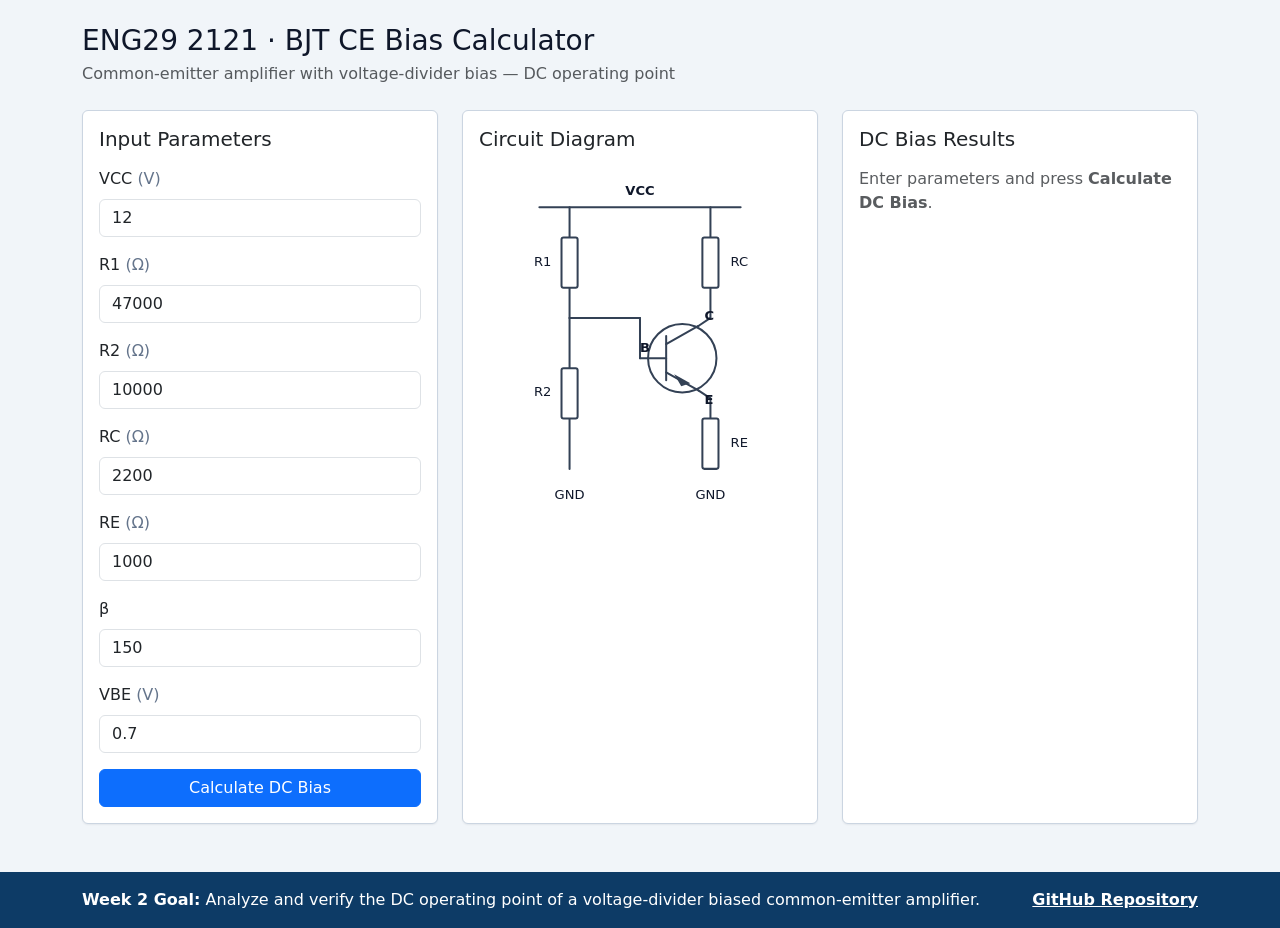
<file: index.html>
<!doctype html>
<html lang="en">
<head>
  <meta charset="utf-8">
  <meta name="viewport" content="width=device-width, initial-scale=1">
  <title>ENG29 2121 · BJT CE Bias Calculator</title>
  <link rel="stylesheet" href="static/vendor/bootstrap.min.css">
  <link rel="stylesheet" href="static/style.css">
</head>
<body>
  <main class="container py-4">
    <header class="mb-4">
      <h1 class="h3 mb-1">ENG29 2121 · BJT CE Bias Calculator</h1>
      <p class="text-muted mb-0">Common-emitter amplifier with voltage-divider bias — DC operating point</p>
    </header>

    <div class="row g-4">
      <section class="col-lg-4" id="input-panel">
        <div class="card h-100">
          <div class="card-body">
            <h2 class="h5 card-title">Input Parameters</h2>
            <form id="bias-form" novalidate>
              <div class="mb-3">
                <label class="form-label" for="vcc">VCC <span class="unit">(V)</span></label>
                <input class="form-control" type="text" inputmode="decimal" id="vcc" name="vcc" value="12">
                <div class="error" data-error-for="vcc"></div>
              </div>
              <div class="mb-3">
                <label class="form-label" for="r1">R1 <span class="unit">(Ω)</span></label>
                <input class="form-control" type="text" inputmode="decimal" id="r1" name="r1" value="47000">
                <div class="error" data-error-for="r1"></div>
              </div>
              <div class="mb-3">
                <label class="form-label" for="r2">R2 <span class="unit">(Ω)</span></label>
                <input class="form-control" type="text" inputmode="decimal" id="r2" name="r2" value="10000">
                <div class="error" data-error-for="r2"></div>
              </div>
              <div class="mb-3">
                <label class="form-label" for="rc">RC <span class="unit">(Ω)</span></label>
                <input class="form-control" type="text" inputmode="decimal" id="rc" name="rc" value="2200">
                <div class="error" data-error-for="rc"></div>
              </div>
              <div class="mb-3">
                <label class="form-label" for="re">RE <span class="unit">(Ω)</span></label>
                <input class="form-control" type="text" inputmode="decimal" id="re" name="re" value="1000">
                <div class="error" data-error-for="re"></div>
              </div>
              <div class="mb-3">
                <label class="form-label" for="beta">β</label>
                <input class="form-control" type="text" inputmode="decimal" id="beta" name="beta" value="150">
                <div class="error" data-error-for="beta"></div>
              </div>
              <div class="mb-3">
                <label class="form-label" for="vbe">VBE <span class="unit">(V)</span></label>
                <input class="form-control" type="text" inputmode="decimal" id="vbe" name="vbe" value="0.7">
                <div class="error" data-error-for="vbe"></div>
              </div>
              <button class="btn btn-primary w-100" type="submit">Calculate DC Bias</button>
            </form>
          </div>
        </div>
      </section>

      <section class="col-lg-4" id="circuit-panel">
        <div class="card h-100">
          <div class="card-body">
            <h2 class="h5 card-title">Circuit Diagram</h2>
            <svg viewBox="0 0 320 360" role="img" aria-label="Common-emitter amplifier with voltage-divider bias" class="circuit-svg">
              <g class="wire" fill="none" stroke="#334155" stroke-width="2" stroke-linecap="round">
                <line x1="60" y1="40" x2="260" y2="40"/>
                <line x1="90" y1="40" x2="90" y2="70"/>
                <line x1="90" y1="120" x2="90" y2="150"/>
                <line x1="90" y1="150" x2="160" y2="150"/>
                <line x1="160" y1="150" x2="160" y2="190"/>
                <line x1="160" y1="190" x2="186" y2="190"/>
                <line x1="90" y1="150" x2="90" y2="200"/>
                <line x1="90" y1="250" x2="90" y2="300"/>
                <line x1="230" y1="40" x2="230" y2="70"/>
                <line x1="230" y1="120" x2="230" y2="150"/>
                <line x1="230" y1="150" x2="218" y2="158"/>
                <line x1="218" y1="158" x2="186" y2="176"/>
                <line x1="186" y1="204" x2="218" y2="222"/>
                <line x1="218" y1="222" x2="230" y2="230"/>
                <line x1="230" y1="230" x2="230" y2="250"/>
                <line x1="186" y1="168" x2="186" y2="212"/>
              </g>
              <g class="component" fill="#ffffff" stroke="#334155" stroke-width="2">
                <rect x="82" y="70" width="16" height="50" rx="2"/>
                <rect x="82" y="200" width="16" height="50" rx="2"/>
                <rect x="222" y="70" width="16" height="50" rx="2"/>
                <rect x="222" y="250" width="16" height="50" rx="2"/>
                <circle cx="202" cy="190" r="34" fill="none"/>
                <polygon class="emitter-arrow" points="194,206 210,215 201,218" fill="#334155" stroke="none"/>
              </g>
              <g class="label" fill="#0f172a" font-family="ui-sans-serif, system-ui, sans-serif" font-size="13">
                <text x="160" y="28" text-anchor="middle" font-weight="600">VCC</text>
                <text x="72" y="98" text-anchor="end">R1</text>
                <text x="72" y="228" text-anchor="end">R2</text>
                <text x="250" y="98" text-anchor="start">RC</text>
                <text x="250" y="278" text-anchor="start">RE</text>
                <text x="170" y="184" text-anchor="end" font-weight="600">B</text>
                <text x="224" y="152" text-anchor="start" font-weight="600">C</text>
                <text x="224" y="236" text-anchor="start" font-weight="600">E</text>
                <text x="90" y="330" text-anchor="middle">GND</text>
                <text x="230" y="330" text-anchor="middle">GND</text>
              </g>
            </svg>
          </div>
        </div>
      </section>

      <section class="col-lg-4" id="results-panel">
        <div class="card h-100">
          <div class="card-body">
            <h2 class="h5 card-title">DC Bias Results</h2>
            <div id="results-empty">
              <p class="text-muted mb-0">Enter parameters and press <strong>Calculate DC Bias</strong>.</p>
            </div>
            <div id="results-output" hidden>
              <div id="status-box" class="status-box"></div>
              <dl class="row mt-3 mb-0">
                <dt class="col-6">VB</dt><dd class="col-6 text-end result-value" id="out-vb"></dd>
                <dt class="col-6">VE</dt><dd class="col-6 text-end result-value" id="out-ve"></dd>
                <dt class="col-6">VC</dt><dd class="col-6 text-end result-value" id="out-vc"></dd>
                <dt class="col-6">VCE</dt><dd class="col-6 text-end result-value" id="out-vce"></dd>
                <dt class="col-6">IB</dt><dd class="col-6 text-end result-value" id="out-ib"></dd>
                <dt class="col-6">IC</dt><dd class="col-6 text-end result-value" id="out-ic"></dd>
                <dt class="col-6">IE</dt><dd class="col-6 text-end result-value" id="out-ie"></dd>
              </dl>
              <p class="text-muted mt-2 mb-0">PC = <span class="result-value" id="out-pc"></span></p>
              <ul class="warning-list" id="out-warnings"></ul>
            </div>
          </div>
        </div>
      </section>
    </div>
  </main>

  <footer class="goal-bar mt-4">
    <div class="container py-3 d-flex flex-wrap gap-2 justify-content-between align-items-center">
      <div>
        <strong>Week 2 Goal:</strong> Analyze and verify the DC operating point of a voltage-divider biased common-emitter amplifier.
      </div>
      <a class="repo-link" href="https://github.com/jongpongkeaw-ai/Girlab" target="_blank" rel="noopener">GitHub Repository</a>
    </div>
  </footer>

  <script src="demo.js"></script>
</body>
</html>
</file>
<file: static/style.css>
:root {
  --ink: #0f172a;
  --muted: #64748b;
  --line: #cbd5e1;
}

body {
  background: #f1f5f9;
  color: var(--ink);
}

.card {
  border: 1px solid var(--line);
  box-shadow: 0 1px 2px rgba(15, 23, 42, 0.06);
}

.card-title {
  margin-bottom: 1rem;
}

.unit {
  color: var(--muted);
  font-weight: 400;
}

.error {
  color: #b91c1c;
  font-size: 0.85rem;
  margin-top: 0.25rem;
}

.mode-tabs {
  display: flex;
  flex-wrap: wrap;
  gap: 0.5rem;
}

.mode-tab {
  border: 1px solid var(--line);
  border-radius: 999px;
  padding: 0.4rem 1rem;
  color: var(--ink);
  background: #ffffff;
  font-weight: 600;
  text-decoration: none;
}

.mode-tab:hover {
  border-color: #0d3b66;
  color: #0d3b66;
}

.mode-tab.active {
  background: #0d3b66;
  border-color: #0d3b66;
  color: #ffffff;
}

.circuit-svg {
  display: block;
  width: 100%;
  height: auto;
  max-height: 420px;
}

.goal-bar {
  background: #0d3b66;
  color: #ffffff;
}

.repo-link {
  color: #ffffff;
  font-weight: 600;
  text-decoration: underline;
  white-space: nowrap;
}

.repo-link:hover {
  color: #cfe8ff;
}

.result-value {
  font-family: ui-monospace, SFMono-Regular, Menlo, Consolas, monospace;
  font-variant-numeric: tabular-nums;
}

.status-box {
  border-radius: 0.5rem;
  padding: 0.75rem 1rem;
  font-weight: 600;
}

.region-active {
  background: #dcfce7;
  color: #166534;
}

.region-cutoff {
  background: #e2e8f0;
  color: #334155;
}

.region-saturation {
  background: #ffedd5;
  color: #9a3412;
}

.warning-list {
  margin: 0.75rem 0 0;
  padding-left: 1.25rem;
  color: #9a3412;
  font-size: 0.9rem;
}

/* --- Lab 4 simulator (new section only) --- */
.sim-page .card-header {
  background: #f8fafc;
  letter-spacing: 0.01em;
}

.sim-kicker {
  color: #0d3b66;
  font-size: 0.75rem;
  font-weight: 700;
  letter-spacing: 0.14em;
}

.sim-fieldset {
  border: 1px solid var(--line);
  border-radius: 0.5rem;
  margin: 0 0 1rem;
  padding: 0.5rem 0.75rem 0.75rem;
  min-width: 0;
}

.sim-legend-title {
  color: #0d3b66;
  font-size: 0.8rem;
  font-weight: 700;
  padding: 0 0.35rem;
  width: auto;
}

.sim-input-label {
  font-size: 0.78rem;
  font-weight: 600;
  margin-bottom: 0.2rem;
}

.sim-chip {
  background: #eef2f7;
  border: 1px solid var(--line);
  border-radius: 999px;
  color: #334155;
  font-size: 0.72rem;
  padding: 0.25rem 0.6rem;
  white-space: normal;
}

.sim-hint {
  color: var(--muted);
  font-size: 0.75rem;
  margin-top: 0.4rem;
}

.sim-node-labels text {
  paint-order: stroke;
  stroke: #ffffff;
  stroke-linejoin: round;
  stroke-width: 3px;
}

.sim-status-ready { background: #e2e8f0; color: #334155; }
.sim-status-success { background: #dcfce7; color: #166534; }
.sim-status-error { background: #fee2e2; color: #991b1b; }

.sim-alert {
  font-size: 0.9rem;
  margin-bottom: 0;
}

.sim-circuit-svg {
  max-height: 340px;
}

.sim-metric {
  border-left: 3px solid #0d3b66;
  min-height: 100%;
  padding-left: 0.6rem;
}

.sim-metric-label {
  color: var(--muted);
  display: block;
  font-size: 0.75rem;
  text-transform: uppercase;
}

.sim-metric-value {
  display: block;
  font-family: ui-monospace, SFMono-Regular, Menlo, Consolas, monospace;
  font-size: 1rem;
  font-variant-numeric: tabular-nums;
  font-weight: 600;
  overflow-wrap: anywhere;
}

.sim-metric-state { font-size: 0.9rem; }

.sim-note {
  color: var(--muted);
  font-size: 0.8rem;
  line-height: 1.5;
}

.sim-plot-wrap {
  overflow-x: auto;
}

.simulation-plot {
  display: block;
  height: auto;
  min-width: 640px;
  width: 100%;
}

.sim-grid { stroke: #e2e8f0; stroke-width: 1; }
.sim-axis { stroke: #334155; stroke-width: 1.5; }
.sim-tick { fill: #64748b; font-size: 11px; font-family: ui-monospace, Consolas, monospace; }
.sim-label { fill: #0f172a; font-size: 12px; font-weight: 700; }
.sim-legend { font-size: 11px; font-weight: 700; }
.sim-legend-gain, .sim-legend-vin { fill: #0d3b66; }
.sim-legend-phase, .sim-legend-vout { fill: #c2410c; }
.sim-note { fill: #64748b; }
.sim-swatch { stroke-width: 3; }
.sim-swatch-gain, .sim-swatch-vin { stroke: #0d3b66; }
.sim-swatch-phase, .sim-swatch-vout { stroke: #c2410c; }
.sim-trace-gain, .sim-trace-vin { fill: none; stroke: #0d3b66; stroke-width: 2.2; }
.sim-trace-phase, .sim-trace-vout { fill: none; stroke: #c2410c; stroke-width: 2.2; }
.sim-trace-phase { stroke-dasharray: 7 4; }
.sim-reference { stroke: #94a3b8; stroke-width: 1; stroke-dasharray: 3 4; }
.sim-zero { stroke: #cbd5e1; stroke-width: 1; stroke-dasharray: 2 3; }

button[type="submit"]:disabled {
  opacity: 0.75;
}

.sim-analytical .card-header { background: #fffbeb; }
.sim-evidence pre {
  background: #f8fafc;
  border: 1px solid var(--line);
  border-radius: 0.4rem;
  font-size: 0.75rem;
  max-height: 260px;
  overflow: auto;
  padding: 0.6rem;
}
.sim-details { margin-bottom: 0.5rem; }
.sim-details summary { cursor: pointer; font-size: 0.85rem; font-weight: 600; }
.sim-footer { color: var(--muted); font-size: 0.8rem; }

@media (max-width: 576px) {
  .sim-page h1 { font-size: 1.4rem; }
  .sim-chip { font-size: 0.68rem; }
  .sim-metric-value { font-size: 0.9rem; }
  .simulation-plot { min-width: 600px; }
  .sim-plot-wrap::after {
    color: var(--muted);
    content: "Scroll horizontally to inspect the plot.";
    display: block;
    font-size: 0.72rem;
    padding-top: 0.35rem;
  }
}
</file>
